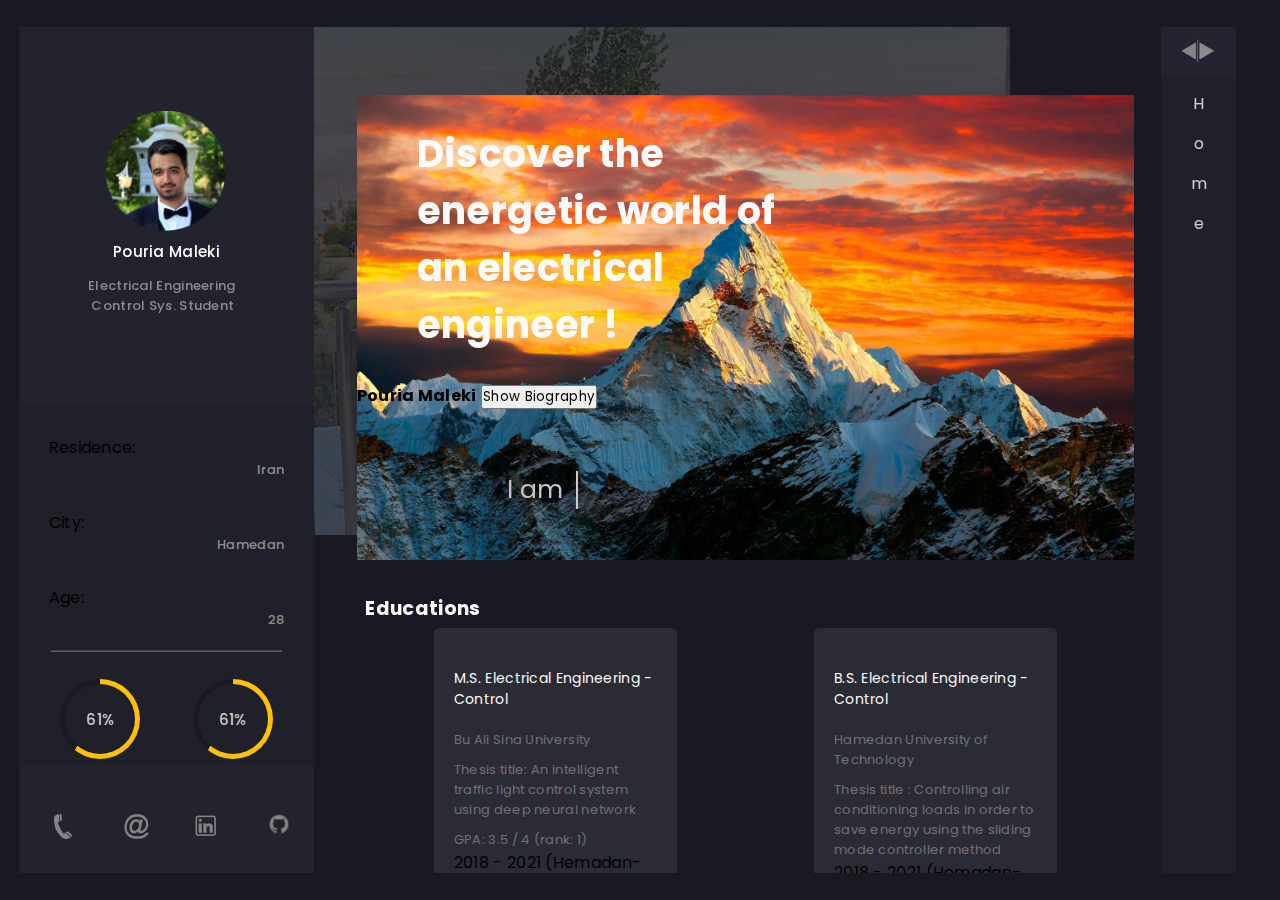
<file: index.html>
<!DOCTYPE html>
<html lang="en">

<head>
    <meta charset="UTF-8">
    <meta name="viewport" content="width=device-width, initial-scale=1.0">
    <meta name="description" content="engineer pouria maleki biography as personal cv website">
    <meta name="keywords" content="pouria, maleki, pouria maleki, CV, cv, پوریا ملکی, سایت پوریا ملکی, وبسایت شخصی پوریا ملکی, رزومه پوریا ملکی">
    <meta name="author" content="Abbas Bayat">
    <meta property="og:title" content="Pouria Maleki - personal website">
    <meta property="og:description" content="Discover the energetic world of an electrical engineer !">
    <meta property="og:type" content="website">
    <meta property="og:url" content="https://pouriamaleki.com/">
    <meta property="og:image" content="https://pouriamaleki.com/images/1.png">
    <title>Pouria Maleki - Personal website</title>
    <link rel="icon" type="image/x-icon" href="images/p.png">
    <link rel="stylesheet" href="cv.css">
</head>

<body>
    <header>
        <div class="blankArea"></div><!-- to focus on head pic -->
        <img src="images/2.png" class="headImage" alt="pouria maleki photo">
    </header>
    <main>
        <article class="leftSide">
            <header>
                <img src="images/1.png" class="profileImage clickable" alt="profile Photo">
                <img src="images/magnifier.png" class="magnifier clickable" alt="magnifier">
                <strong>Pouria Maleki</strong>
                <pre>
                        Electrical Engineering 
                         Control Sys. Student
                    </pre>
            </header>
            <main class="mainInMain">
                <section>
                    <ul>
                        <li>
                            <p>Residence:</p>
                            <span>Iran</span>
                        </li>
                        <br>
                        <br>
                        <li>
                            <p>City:</p>
                            <span>Hamedan</span>
                        </li>
                        <br>
                        <br>
                        <li>
                            <p>Age:</p>
                            <span>28</span>
                        </li>
                    </ul>
                    <hr class="firstHr"><br>
                </section>
                <section class="languages">
                    <!-- progress circle is here -->
                    <div class="container">
                        <div class="progressOne">
                            <span class="progressValue pOne">0%</span>
                            <div class="title">Persian</div>
                        </div>
                        <div class="progressTwo">
                            <span class="progressValue pTwo">0%</span>
                            <div class="title">English</div>
                        </div>
                    </div>
                    <hr class="secondHr"> <br>
                </section>
                <section class="abilities">
                    <!-- progress bars are here -->
                    <span class="title">Python</span>
                    <span class="percent">50 %</span>
                    <div class="python progressBar"></div>
                    <span class="title">Deep Learning</span>
                    <span class="percent">90 %</span>
                    <div class="deep progressBar"></div>
                    <span class="title">Matlab And Simulink</span>
                    <span class="percent">50 %</span>
                    <div class="matlab progressBar"></div>
                    <span class="title">Adobe Photoshop</span>
                    <span class="percent">50 %</span>
                    <div class="photoshop progressBar"></div>
                    <span class="title">Arduino</span>
                    <span class="percent">50 %</span>
                    <div class="arduino progressBar"></div>
                    <span class="title">Raspberry Pi</span>
                    <span class="percent">100 %</span>
                    <div class="raspberry progressBar"></div>
                    <span class="title">Siemens</span>
                    <span class="percent">100 %</span>
                    <div class="siemens progressBar"></div>
                    <hr class="thirdHr">
                </section>
                <section>
                    <div class="ticks">
                        <!-- additional abilities are here -->
                        <img src="images/tick.png" alt="tick">
                        <p>Pytorch, Keras, Numpy, MatplotLib, Pandas</p>
                        <br><br>
                        <img src="images/tick.png" alt="tick">
                        <p>Object Detecting, Image Processing</p>
                        <br><br>
                        <img src="images/tick.png" alt="tick">
                        <p>NI Multisim : Circuit Design</p>
                        <br><br>
                        <img src="images/tick.png" alt="tick">
                        <p>AutoCAD</p>
                        <br><br>
                        <img src="images/tick.png" alt="tick">
                        <p>Simatic S7 PLC 300/400</p>
                    </div>
                </section>
            </main>
            <footer>
                <!-- contacts and social medias -->
                <a href="tel:+989034035225"><img src="images/phone.png" alt="phone number" title="+989034035225"></a>
                <a href="mailto:p.maleki.1994@gmail.com"><img src="images/@.png" alt="E-mail"
                        title="mailto:p.maleki.1994@gmail.com"></a>
                <a href="https://www.linkedin.com/in/pouria-maleki/"><img src="images/linkedIn.png" alt="linkedIn"
                        title="pouria-maleki"></a>
                <a href="https://github.com/pouria-maleki"><img src="images/github.png" alt="github"
                        title="pouria-maleki"></a>
            </footer>
        </article>
        <article class="middleSide">
            <header>
                <div class="sleep"></div> <!-- to make contents invisible for a second -->
                <!-- backgrounds -->
                <img src="images/bacc.jpg" alt="mountain">
                <div class="middleShadow"></div>
            </header>
            <main>
                <!-- middle headers -->
                <article class="mainTexts">
                    <h1>Discover the energetic world of an electrical engineer !</h1>
                    <strong>Pouria Maleki</strong>
                    <button class="biography">Show Biography</button>
                    <div class="mobileShadow"></div>
                    <p>I am <span class="type"></span><span class="cursor">&nbsp;</span></p>
                </article>
            </main>
            <footer>
                <!-- main contents (same classes for same styles) -->
                <h2>Educations</h2>
                <article class="educations ed">
                    <br>
                    <section>
                        <h3 class="title">M.S. Electrical Engineering - Control</h2>
                            <p>Bu Ali Sina University</p>
                            <p>Thesis title: An intelligent traffic light control system using deep neural network</p>
                            <p>GPA: 3.5 / 4 (rank: 1)</p>
                            <span class="when">2018 - 2021 (Hemadan-Iran)</span>
                    </section>
                    <section>
                        <h3 class="title">B.S. Electrical Engineering - Control</h2>
                            <p>Hamedan University of Technology</p>
                            <p>Thesis title : Controlling air conditioning loads in order to save energy using the
                                sliding mode controller method</p>
                            <span class="when">2018 - 2021 (Hemadan-Iran)</span>
                    </section>
                </article>
                <br><br>
                <h2>Interests</h2>
                <article class="interests int">
                    <p>work in a Student Assistant position in Control Engineering and Artificial intelligence, To
                        engage in advanced research and teaching programs of a top-ranking university.
                        <br><span>(Specific Areas Of Interest Include : Machine Learning , Deep Learning , Reinforcement
                            Learning)</span></p>
                </article>
                <br><br>
                <h2>Experiences</h2>
                <article class="experience ex">
                    <section>
                        <p>Teach Electronics for High Schoolers, and I’ve been teaching various courses as a formally
                            recruited instructor for The Ministry of Education of Iran
                        </p>
                        <ul>
                            <li>electricity and magnetism</li>
                            <li>Electrical circuits</li>
                            <li>Analysis and design of circuits
                            </li>
                            <li>Introduction to PCB design
                            </li>
                            <li>AutoCAD for electric field
                            </li>
                            <li>BAS installation and configuration</li>
                        </ul>
                        <span class="when">09/2018 - present (Hamedan, Iren)</span>
                    </section>
                    <section>
                        <p>Design and implementation of audio processor for intelligent domestic production cars.
                            <br><span>(Islamic Azad University)</span></p>
                        <span class="when">12/2019 (Hamedan, Iran)</span>
                    </section>
                    <section>
                        <p>Academic Teaching MATLAB & Simulink. <br><span>Technical and Vocational Training Organization
                                HUT</span></p>
                        <span class="when">2017</span>
                    </section>
                    <section>
                        <p>Training - SIMATIC S7-300 with SIMATIC Manager (Basic Course). <br><span>Technical and
                                Vocational Training Organization HUT(Hamedan University of Technology)</span></p>
                        <span class="when">01/2016</span>
                    </section>
                    <section>
                        <p>A Hands-On Internet of Things workshop with Arduino. <br><span>(Computer Engineering
                                Scientific Association of Hamedan University of Technology)</span></p>
                        <span class="when">2015 (Hamedan, Iran)</span>
                    </section>
                    <section>
                        <p>Electrical Panel Builder and Transformer Repair. <br><span>(Iran Transfo Co)</span></p>
                        <span class="when">2013 (Hamedan, Iran)</span>
                    </section>
                </article>
                <br><br>
                <h2>Publications</h2>
                <article class="publication pu">
                    <section>
                        <p>Iranian Vehicle images dataset for object detection algorithm. <br><span>journal of Signal,
                                Image and Video Processing (under review)</span></p>
                    </section>
                    <section>
                        <p>TVD Vehicle Dataset: A new benchmark for object detection. <br><span>Multimedia Tools and
                                Applications (under review)</span></p>
                    </section>
                </article>
                <br><br>
                <h2>Projects</h2>
                <article class="experience pr">
                    <section>
                        <p>An intelligent traffic light control system using deep neural network.</p>
                        <span class="when">05/2021</span>
                    </section>
                    <section>
                        <p>Monitoring design of temperature, humidity and harmful gases in greenhouse with
                            microcontroller. <br><span>(Employer : Karaj Greenhouse Company)</span></p>
                        <span class="when">06/2019</span>
                    </section>
                    <section>
                        <p>Controlling air conditioning loads in order to save energy using the sliding mode controller
                            method. <br><span>(Thesis submitted for Bachelor of Science in Electrical Engineering-
                                Control)</span></p>
                        <span class="when">08/2018</span>
                    </section>
                    <section>
                        <p>Management of the design team and implementation of the internship selection site for
                            undergraduate engineering students of Hamedan University of Technology (HUT).
                            <br><span>(Employer: Hamedan University of Technology (HUT))</span>
                        </p>
                        <span class="when">09/2016</span>
                    </section>
                </article>
                <br><br>
                <h2>Organizations</h2>
                <article class="experience or">
                    <section>
                        <p>Helping to organize the National Engineer's Day at Hamadan University of Technology, which is
                            celebrated in Iran on February 24. <br><span>(Arranging the time of the speakers, and
                                helping to design the festival posters)</span></p>
                        <span class="when">02/2017 (Hamedan, Iran)</span>
                    </section>
                </article>
                <br><br>
                <!-- email box -->
                <h2>Contact Me</h2>
                <article class="mailToMe">
                    <a href="https://formsubmit.co/el/gofije" target="_blank"> <button>send me an E-mail</button></a>
                </article>
                <br><br><br>
                <div class="blank"></div> <!-- to focus on right navigation -->
            </footer>
        </article>
        <article class="rightSide">
            <header>
                <img src="images/menu.png" alt="open menu" class="openButton">
                <p class="rightSideInfo">H<br>o<br>m<br>e</p> <!-- write words under its prior word -->
            </header>
            <main>
                <ul>
                    <li class="allLink">All</li>
                    <li class="educationsLink">Educations</li>
                    <li class="interestsLink">Interests</li>
                    <li class="experiencesLink">Experiences</li>
                    <li class="publicationsLink">Publications</li>
                    <li class="projectsLink">Projects</li>
                    <li class="organizationsLink">Organizations</li>
                    <li class="mailToMeLink">E-mail</li>
                </ul>
            </main>
            <footer>
                <!-- author contact informations -->
                <article class="author">
                    <p>© 2023 All Rights Reserved</p><br>
                    <p>Created By: <a href="https://www.linkedin.com/in/abbasbayat/" target="_blank">ABBAS BAYAT</a></p>
                </article>
            </footer>
        </article>
    </main>
    <footer>
        <!-- this page have no footers -->
    </footer>

    <script src="cv.js"></script>
</body>

</html>
</file>
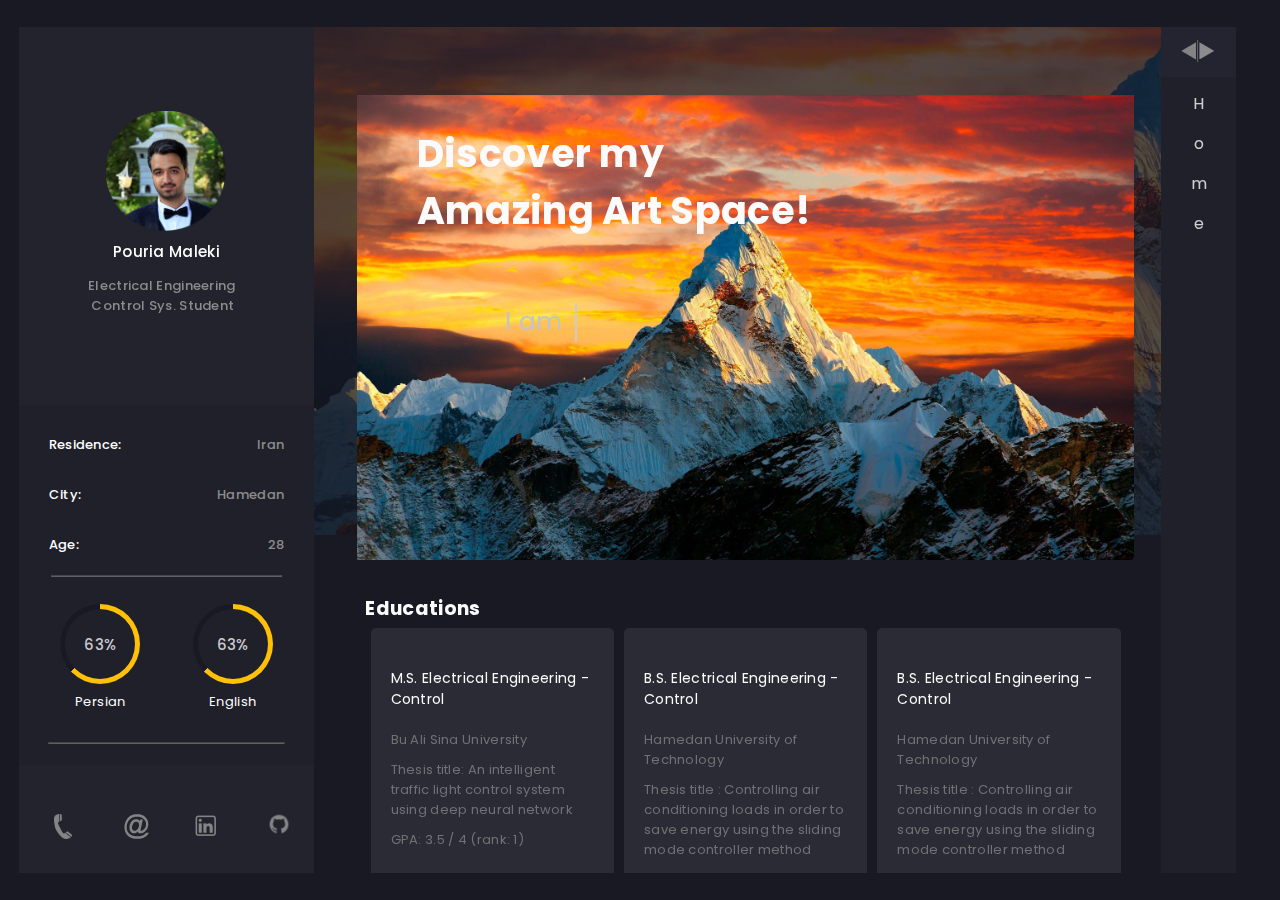
<file: cv.html>
<!DOCTYPE html>
<html lang="en">
    <head>
        <meta charset="UTF-8">
        <meta name="viewport" content="width=device-width, initial-scale=1.0">
        <meta name="description" content="pouria maleki personal website">
        <meta name="keywords" content="pouria, maleki, pouria maleki, CV, cv">
        <meta name="author" content="Abbas Bayat">
        <title>Pouria Maleki - Personal website</title>
        <link rel="icon" type="image/x-icon" href="images/p.png">
        <link rel="stylesheet" href="cv.css">
    </head>
    <body>
        <header>
            <div class="blankArea"></div><!-- to focus on head pic -->
            <img src="images/1.png" class="headImage" alt="pouria maleki photo">
        </header>
        <main>
            <article class="leftSide">
                <header>
                    <img src="images/1.png" class="profileImage clickable" alt="profile Photo">
                    <img src="images/magnifier.png" class="magnifier clickable" alt="magnifier">
                    <strong>Pouria Maleki</strong>
                    <pre>
                        Electrical Engineering 
                         Control Sys. Student
                    </pre>
                </header>
                <main class="mainInMain">
                    <section>
                        <ul>
                            <li>
                                <h6>Residence:</h6>
                                <span>Iran</span>
                            </li>
                            <br>
                            <br>
                            <li>
                                <h6>City:</h6>
                                <span>Hamedan</span>
                            </li>
                            <br>
                            <br>
                            <li>
                                <h6>Age:</h6>
                                <span>28</span>
                            </li>
                        </ul>
                        <hr class="firstHr"><br>
                    </section>
                    <section class="languages">
                        <!-- progress circule is here -->
                        <div class="container">
                            <div class="progressOne">
                                <span class="progressValue pOne">0%</span>
                                <div class="title">Persian</div>
                            </div>
                            <div class="progressTwo">
                                <span class="progressValue pTwo">0%</span>
                                <div class="title">English</div>
                            </div>
                        </div>
                        <hr class="secondHr"> <br>
                    </section>
                    <section class="abilities">
                        <!-- progress bars are here -->
                        <span class="title">Python</span>
                        <span class="percent">50 %</span>
                        <div class="python progressBar"></div>
                        <span class="title">Deep Learning</span>
                        <span class="percent">90 %</span>
                        <div class="deep progressBar"></div>
                        <span class="title">Matlab And Simulink</span>
                        <span class="percent">50 %</span>
                        <div class="matlab progressBar"></div>
                        <span class="title">Adobe Photoshop</span>
                        <span class="percent">50 %</span>
                        <div class="photoshop progressBar"></div>
                        <span class="title">Arduino</span>
                        <span class="percent">50 %</span>
                        <div class="arduino progressBar"></div>
                        <span class="title">Raspberry Pi</span>
                        <span class="percent">100 %</span>
                        <div class="raspberry progressBar"></div>
                        <span class="title">Siemens</span>
                        <span class="percent">100 %</span>
                        <div class="siemens progressBar"></div>
                        <hr class="thirdHr">
                    </section>
                    <section>
                        <div class="ticks">
                            <!-- additional abilities are here -->
                            <img src="images/tick.png" alt="tick">
                            <p>Pytorch, Keras, Numpy, MatplotLib, Pandas</p>
                            <br><br>
                            <img src="images/tick.png" alt="tick">
                            <p>Object Detecting, Image Processing</p>
                            <br><br>
                            <img src="images/tick.png" alt="tick">
                            <p>NI Multisim : Circuit Design</p>
                            <br><br>
                            <img src="images/tick.png" alt="tick">
                            <p>AutoCAD</p>
                            <br><br>
                            <img src="images/tick.png" alt="tick">
                            <p>Simatic S7 PLC 300/400</p>
                        </div>
                    </section>
                </main>
                <footer>
                    <!-- contacts and social medias -->
                    <a href="tel:+989034035225"><img src="images/phone.png" alt="phone number" title="+989034035225"></a>
                    <a href="mailto:p.maleki.1994@gmail.com"><img src="images/@.png" alt="E-mail" title="mailto:p.maleki.1994@gmail.com"></a>
                    <a href="https://www.linkedin.com/in/pouria-maleki/"><img src="images/linkedIn.png" alt="linkedIn" title="pouria-maleki"></a>
                    <a href="https://github.com/pouria-maleki"><img src="images/github.png" alt="github" title="pouria-maleki"></a>
                </footer>
            </article>
            <article class="middleSide">
                <header>
                    <div class="sleep"></div> <!-- to make contents invisible for a second -->
                    <!-- backgrounds -->
                    <img src="images/mountain1.jpg" alt="mountain">
                    <div class="middleShadow"></div>
                </header>
                <main>
                    <!-- middle headers -->
                    <article class="mainTexts">
                        <h1>Discover my Amazing Art Space!</h1>
                        <pre>Pouria                     Maleki</pre>
                        <p>I am <span class="type"></span><span class="cursor">&nbsp;</span></p>
                    </article>
                </main>
                <footer>
                    <!-- main contents (same classes for same styles) -->
                    <h2>Educations</h2>
                    <article class="educations ed">
                        <br>
                        <section>
                            <h3 class="title">M.S. Electrical Engineering - Control</h2>
                            <p>Bu Ali Sina University</p>
                            <p>Thesis title: An intelligent traffic light control system using deep neural  network</p>
                            <p>GPA: 3.5 / 4 (rank: 1)</p>
                            <h6>2018 - 2021 (Hemadan-Iran)</h6>
                        </section>
                        <section>
                            <h3 class="title">B.S. Electrical Engineering - Control</h2>
                            <p>Hamedan University of Technology</p>
                            <p>Thesis title : Controlling air conditioning loads in order to save energy using the sliding mode controller method</p>
                            <h6>2018 - 2021 (Hemadan-Iran)</h6>
                        </section>
                        <section>
                            <h3 class="title">B.S. Electrical Engineering - Control</h2>
                            <p>Hamedan University of Technology</p>
                            <p>Thesis title : Controlling air conditioning loads in order to save energy using the sliding mode controller method</p>
                            <h6>2018 - 2021 (Hemadan-Iran)</h6>
                        </section>
                    </article>
                    <br><br>
                    <h2>Interests</h2>
                    <article class="interests int">
                        <p>work in a Student Assistant position in Control Engineering and Artificial intelligence, To engage in advanced research and teaching programs of a top-ranking university. <br><span>(Specific Areas Of Interest Include : Machine Learning , Deep Learning , Reinforcement Learning)</span></p>
                    </article>
                    <br><br>
                    <h2>Experiences</h2>
                    <article class="experience ex">
                        <section>
                            <p>Teach Electronics for High Schoolers, and I’ve been teaching various courses as a formally recruited instructor for The Ministry of Education of Iran 
                            </p>
                            <ul>
                                <li>electricity and magnetism</li>
                                <li>Electrical circuits</li>
                                <li>Analysis and design of circuits
                                </li>
                                <li>Introduction to PCB design
                                </li>
                                <li>AutoCAD for electric field
                                </li>
                                <li>BAS installation and configuration</li>
                            </ul>
                            <h6>09/2018 - present (Hamedan, Iren)</h6>
                        </section>
                        <section>
                            <p>Design and implementation of audio processor for intelligent domestic production cars. <br><span>(Islamic Azad University)</span></p>
                            <h6>12/2019 (Hamedan, Iran)</h6>
                        </section>
                        <section>
                            <p>Academic Teaching MATLAB & Simulink. <br><span>Technical and Vocational Training Organization HUT</span></p>
                            <h6>2017</h6>
                        </section>
                        <section>
                            <p>Training - SIMATIC S7-300 with SIMATIC Manager (Basic Course). <br><span>Technical and Vocational Training Organization HUT(Hamedan University of Technology)</span></p>
                            <h6>01/2016</h6>
                        </section>
                        <section>
                            <p>A Hands-On Internet of Things workshop with Arduino. <br><span>(Computer Engineering Scientific Association of Hamedan University of Technology)</span></p>
                            <h6>2015 (Hamedan, Iran)</h6>
                        </section>
                        <section>
                            <p>Electrical Panel Builder and Transformer Repair. <br><span>(Iran Transfo Co)</span></p>
                            <h6>2013 (Hamedan, Iran)</h6>
                        </section>
                    </article>
                    <br><br>
                    <h2>Publications</h2>
                    <article class="publication pu">
                        <section>
                            <p>Iranian Vehicle images dataset for object detection algorithm. <br><span>journal of Signal, Image and Video Processing (under review)</span></p>
                        </section>
                        <section>
                            <p>TVD Vehicle Dataset: A new benchmark for object detection. <br><span>Multimedia Tools and Applications (under review)</span></p>
                        </section>
                    </article>
                    <br><br>
                    <h2>Projects</h2>
                    <article class="experience pr">
                        <section>
                            <p>An intelligent traffic light control system using deep neural network.</p>
                            <h6>05/2021</h6>
                        </section>
                        <section>
                            <p>Monitoring design of temperature, humidity and harmful gases in greenhouse with microcontroller. <br><span>(Employer : Karaj Greenhouse Company)</span></p>
                            <h6>06/2019</h6>
                        </section>
                        <section>
                            <p>Controlling air conditioning loads in order to save energy using the sliding mode controller method. <br><span>(Thesis submitted for Bachelor of Science in Electrical Engineering- Control)</span></p>
                            <h6>08/2018</h6>
                        </section>
                        <section>
                            <p>Management of the design team and implementation of the internship selection site for undergraduate engineering students of Hamedan University of Technology (HUT). <br><span>(Employer: Hamedan University of Technology (HUT))</span>
                            </p>
                            <h6>09/2016</h6>
                        </section>
                    </article>
                    <br><br>
                    <h2>Organizations</h2>
                    <article class="experience or">
                        <section>
                            <p>Helping to organize the National Engineer's Day at Hamadan University of Technology, which is celebrated in Iran on February 24. <br><span>(Arranging the time of the speakers, and helping to design the festival posters)</span></p>
                            <h6>02/2017 (Hamedan, Iran)</h6>
                        </section>
                    </article>
                    <br><br>
                    <!-- email box -->
                    <h2>Contact Me</h2>
                    <article class="mailToMe">
                        <a href="" target="_blank"> <button>send me an E-mail</button></a>
                    </article>
                    <br><br><br>
                    <div class="blank"></div> <!-- to focus on right navigation -->
                </footer>
            </article>
            <article class="rightSide">
                <header>
                    <img src="images/menu.png" alt="open menu" class="openButton">
                    <p class="rightSideInfo">H<br>o<br>m<br>e</p> <!-- write words under its prior word -->
                </header>
                <main>
                    <ul>
                        <li class="allLink">All</li>
                        <li class="educationsLink">Educations</li>
                        <li class="interestsLink">Interests</li>
                        <li class="experiencesLink">Experiences</li>
                        <li class="publicationsLink">Publications</li>
                        <li class="projectsLink">Projects</li>
                        <li class="organizationsLink">Organizations</li>
                        <li class="mailToMeLink">E-mail</li>
                    </ul>
                </main>
                <footer>
                    <!-- author contact informations -->
                    <article class="author">
                        <p>© 2023 All Rights Reserved</p><br>
                        <p>E-mail: <a href="mailto:abbas0bayat@gmail.com">abbas0bayat@gmail.com</a></p>
                    </article>
                </footer>
            </article>
        </main>
        <footer>
            <!-- this page have no footers -->
        </footer>

        <script src="cv.js"></script>
    </body>
</html>
</file>
<file: cv.css>
@import url('https://fonts.googleapis.com/css2?family=Poppins:wght@500&display=swap');

* {
    padding: 0;
    margin: 0;
    box-sizing: border-box;
    scroll-behavior: smooth;
    font-family: "Poppins", sans-serif;
    letter-spacing: .3px;
}

/* just for background and bring all elements to center */
body {
    display: flex;
    justify-content: center;
    align-items: center;
    background-color: #191923;
}

/* better focus on pic */
.blankArea {
    width: 100%;
    height: 100%;
    position: fixed;
    top: 0;
    left: 0;
    z-index: 0;
    opacity: 0;
    background-color: rgba(0, 0, 0, 0.6);
    transition: all 1s;
}

.blankArea.show {
    opacity: 1;
    z-index: 5;
}

.headImage {
    position: fixed;
    top: 8%;
    left: 50%;
    transform: translateX(-50%);
    z-index: 0;
    opacity: 0;
    transition: all 1s;
}

.headImage.show {
    z-index: 5;
    opacity: 1;
}

/* it is the left side content */
main {
    position: fixed;
    top: 3%;
    bottom: 3%;
    width: 97%;
    height: 94%;
    overflow: hidden;
}

/* left side sterts */

.leftSide {
    background-color: #23232e;
    width: 23%;
    height: inherit;
    position: fixed;
    z-index: 2;
    transition: all 2s;
}

.leftSide header {
    height: 40%;
    background-color: #23232e;
    display: flex;
    justify-content: center;
    align-items: center;
}

.leftSide header img:first-child {
    margin-bottom: 100px;
    margin-top: 50px;
    width: 120px;
}

.leftSide header .magnifier {
    width: 40px;
    position: fixed;
    top: 13%;
    opacity: 0;
    transition: all .5s;
}

.leftSide header .magnifier.show {
    opacity: .8;
    cursor: pointer;
}

.leftSide header strong {
    font-weight: 450;
    font-size: 15px;
    position: absolute;
    margin-top: 110px;
    color: white;
    transition: all .5s;
    cursor: default;
}

.leftSide header strong:hover {
    color: #ffc107;
}

/* name description styles */
.leftSide header pre {
    position: absolute;
    font-weight: 500;
    font-size: 13px;
    color: rgb(140, 140, 142);
    margin-top: 220px;
    margin-left: -85px;
}

.leftSide main {
    width: inherit;
    height: 40%;
    position: fixed;
    top: 45%;
    background-color: #20202a;
    overflow: scroll;
}

.leftSide main::-webkit-scrollbar {
    display: none;
}

.leftSide main section {
    padding: 30px 10%;
}

ul {
    list-style-type: none;
}

li h6 {
    font-weight: 500;
    font-size: 13px;
    color: white;
    float: left;

}

li span {
    font-weight: 500;
    font-size: 13px;
    color: rgb(140, 140, 142);
    float: right;
}

main section .firstHr {
    margin-top: 40px;
    width: 98%;
    margin: 40px auto;
    opacity: .3;
    color: rgb(140, 140, 142);
}

main .languages {
    position: relative;
}

main section .container {
    width: 90%;
    position: absolute;
    top: -80%;
    left: 5%;
    display: flex;
    justify-content: space-around;
}

section .container .progressOne,
section .container .progressTwo {
    position: relative;
    font-size: 15px;
    font-weight: 400;
    display: flex;
    justify-content: center;
    align-items: center;
    width: 80px;
    height: 80px;
    background: conic-gradient(#fed03c 3.6deg, #191923 0deg);
    border-radius: 50%;
} 

section .container .progressOne::before,
section .container .progressTwo::before {
    content: "";
    position: absolute;
    left: 50%;
    transform: translateX(-50%);
    width: 70px;
    height: 70px;
    background-color: #20202a;
    border-radius: 50%;
}

div span {
    position: relative;
    color: rgb(202, 202, 206);
    font-weight: 500;
    letter-spacing: .3px;
}

div .title {
    color: white;
    position: absolute;
    top: 110%;
    font-size: 13px;
}

.secondHr {
    position: absolute;
    left: 50%;
    transform: translateX(-50%);
    margin-top: 40px;
    width: 80%;
    opacity: .3;
    color: rgb(140, 140, 142);
}

.abilities {
    font-size: 13px;
    font-weight: 400;
    margin-top: 20px;
}

.abilities .title {
    position: absolute;
    left: 12%;
    color: #c4c4c7;
    margin-top: -25px;
}

.abilities .percent {
    position: absolute;
    right: 12%;
    color: #848487;
    margin-top: -25px;
}

.abilities .progressBar {
    width: 94%;
    height: 5px;
    background-color: #191923;
    border-radius: 5px;
    margin: 0 auto 55px auto;
}

.abilities .python::after,
.abilities .matlab::after,
.abilities .photoshop::after,
.abilities .arduino::after {
    content: "";
    width: 0;
    height: 5px;
    border-radius: 5px;
    position: absolute;
    background-color: #fed03c;
    transition: all 1s .5s;
}

.abilities .python.show::after,
.abilities .matlab.show::after,
.abilities .photoshop.show::after,
.abilities .arduino.show::after {
    width: 37%;
}

.abilities .deep::after {
    content: "";
    width: 0;
    height: 5px;
    border-radius: 5px;
    position: absolute;
    background-color: #fed03c;
    transition: all 1s .5s;
}

.abilities .deep.show::after {
    width: 66.6%;
}

.abilities .raspberry::after,
.abilities .siemens::after {
    content: "";
    width: 0;
    height: 5px;
    border-radius: 5px;
    position: absolute;
    background-color: #fed03c;
    transition: all 1s .5s;
}

.abilities .raspberry.show::after,
.abilities .siemens.show::after {
    width: 74%;
}

.thirdHr {  
    position: absolute;
    left: 50%;
    transform: translateX(-50%);
    width: 80%;
    margin-top: -10px;
    opacity: .3;
    color: rgb(140, 140, 142);
}

section .ticks {
    margin-top: -5%;
    position: absolute;
    left: 12%;
}

section .ticks img {
    width: 10px;
    margin-bottom: 42px;
}

section .ticks p {
    color: #848486;
    font-size: 13px;
    margin-top: -22%;
    margin-left: 8%;
}

.leftSide footer {
    background-color: #23232e;
    width: inherit;
    height: 15%;
    width: 95%;
    display: flex;
    justify-content: space-around;
}

.leftSide footer a img {
    width: 25px;
    height: 25px;
    position: absolute;
    bottom: 4%;
}


footer a img[alt="phone number"] {
    width: 18px;
}

footer a img[alt="github"] {
    width: 30px;
    height: 30px;
}

.openSide {
    width: 0;
    height: 0;
    opacity: 0;
}

/* middle side starts */

.middleSide {
    position: fixed;
    left: 24.5%;
    width: 67.5%;
    height: 94%;
    overflow: scroll;
    scroll-behavior: smooth;
}

.middleSide::-webkit-scrollbar {
    display: none;
}

.sleep {
    position: absolute;
    top: 380px;
    left: 0;
    width: 100%;
    height: 100%;
    border-radius: 50px 50px 0 0;
    background-color: #1c1c27;
    z-index: -1;
    opacity: 0;
    transition: all 1s;
}

.sleep.show {
    z-index: 1;
    opacity: 1;
}

.middleSide header img {
    position: absolute;
    width: inherit;
    height: 60%;
    opacity: .25;
}

.middleShadow {
    position: absolute;
    width: inherit;
    height: 94%;
    background-image: linear-gradient(to bottom,  rgba(30, 30, 40, .4),  rgba(30, 30, 40, 1));
}

.middleSide main {
    position: relative;
    top: 8%;
    width: 90%;
    margin: auto;
    height: 55%;
    background-image: url(images/mountain.jpg);
    background-size: cover;
    background-position: center;
    transition: all 2s;
}

.middleSide main .mainTexts {
    position: absolute;
}

main .mainTexts h1 {
    width: 52%;
    font-size: 38px;
    margin: 30px 60px;
    color: #fbfbfb;
}

.mainTexts pre {
    display: none;
}

main .mainTexts p {
    position: absolute;
    top: 120%;
    left: 0;
    color: #c4c4c7;
    font-size: 25px;
    width: 40%;
    text-align: center;
    margin-left: 30px;
}

.mainTexts p .type {
    color: #fbfbfb;
}

.mainTexts p span.cursor {
    display: inline-block;
    background-color: #ccc;
    margin-left: 5px;
    width: 2px;
}

.middleSide footer {
    position: relative;
    top: 12%;
    margin: auto;
    width: 88%;
    overflow: hidden;
}

.middleSide footer .educations {
    padding: 20px 0;
    display: flex;
    flex-wrap: wrap;
}

footer h2 {
    font-size: 19px;
    color: #fbfbfb;
}

footer h2:first-child {
    margin-bottom: -25px;
}

.educations section {
    position: relative;
    width: 32%;
    height: 300px;
    padding: 40px 20px;
    border-radius: 5px;
    margin: 10px auto;
    background-color: #2b2b36;
}

.educations section h3 {
    font-size: 14px;
    font-weight: 400;
    color: #fbfbfb;
    margin-bottom: 20px;
}

.educations section p {
    font-size: 13px;
    color: #717175;
    margin-top: 10px;
}

.educations section h6 {
    font-size: 12px;
    color: #fed03c;
    position: absolute;
    bottom: 20px;
}

.interests p {
    font-size: 13px;
    color: #fbfbfb;
    width: 98%;
    background-color: #2b2b36;
    margin: 10px auto;
    border-radius: 5px;
    padding: 40px 20px;
}

article p span {
    color: #717175;
}

.experience section {
    font-size: 13px;
    color: #fbfbfb;
    width: 98%;
    border-radius: 5px;
    background-color: #2b2b36;
    margin: 10px auto;
    border-radius: 5px;
    padding: 40px 20px;
    position: relative;
}

.experience section ul {
    padding: 10px 20px 20px;
}

.experience section ul li {
    color: #717175;
}

.experience section h6 {
    font-size: 12px;
    color: #fed03c;
    position: absolute;
    bottom: 20px;
}

.experience section p span {
    color: #717175;
}

.experience section p {
    margin-bottom: 30px;
}

.publication section {
    font-size: 13px;
    color: #fbfbfb;
    width: 98%;
    border-radius: 5px;
    background-color: #2b2b36;
    margin: 10px auto;
    border-radius: 5px;
    padding: 40px 20px;
    position: relative;

}

.publication section p span {
    color: #717175;
}

.mailToMe {
    position: relative;
    left: 0;
    display: flex;
    justify-content: center;
    align-items: center;
    width: 98%;
    margin: 10px auto;
    border-radius: 5px;
    background-color: #2b2b36;
    padding: 40px 50px;
}

.mailToMe a {
    width: 200px;
    height: 50px;
    text-decoration: none;
}

.mailToMe a button {
    position: absolute;
    left: 50%;
    transform: translateX(-50%);
    border-radius: 5px;
    font-size: 15px;
    border: none;
    outline: none;
    background-color: #191923;
    color: #ffc107;
    width: 40%;
    height: 40%;
    transition: all .5s;
}

.mailToMe a button:hover {
    background-color: #ffc107;
    color: #191923;
    font-size: 17px;
}

/* right side starts */

.rightSide {
    position: relative;
    left: 92%;
    width: 6%;
    height: 100%;
    background-color: #20202a;
    text-align: center;
    transition: all 1s;
}

.blank {
    width: 100%;
    height: 100%;
    position: fixed;
    top: 0;
    left: 0;
    z-index: -2;
    opacity: 0;
    background-color: rgba(0, 0, 0, 0.6);
    transition: all 1s;
}

.blank.show {
    z-index: 1;
    opacity: 1;
}

.rightSide header .openButton {
    width: 100%;
    height: 10%;
    background-color: #242430;
    cursor: pointer;
    z-index: inherit;
    transition: all 1s;
}

.rightSide.show header .openButton {
    position: inherit;
    width: 50%;
}

.rightSide header .rightSideInfo {
    line-height: 40px;
    color: #fbfbfb;
    opacity: .8;
}

.rightSide.show header .rightSideInfo {
    display: none;
}

.rightSide.show {
    z-index: 1;
    position: relative;
    left: 78%;
    width: 20%;
}

.rightSide main {
    position: absolute;
    top: 14%;
}

.rightSide main ul li {
    color: #848487;
    padding-top: 30px;
    font-size: 15px;
    opacity: 0;
    z-index: -2;
    transition: all 1s;
}

.rightSide.show main ul li {
    opacity: 1;
    z-index: 1;
}

.rightSide.show main ul li:hover {
    color: #fed03c;
    cursor: pointer;
}

.rightSide footer .author {
    position: absolute;
    bottom: 0;
    left: 50%;
    transform: translateX(-50%);
    background-color: #2c2c37;
    width: 100%;
    height: 0;
    font-size: 14px;
    border-radius: 50px 50px 0 0;
    color: #717175;
    transition: all 1s 1s;
}

.rightSide.show footer .author {
    height: 65px;
}

.author p a {
    color: #c4c4c7;
    text-decoration: none;
}

@media screen and (max-width: 950px) {
    .leftSide {
        display: none;
    }
    .middleSide {
        position: fixed;
        left: 2%;
        right: 2%;
        width: 96%;
    }
    .middleSide main {
        background-image: url(images/mountain1.jpg);
    }
    .middleSide main .mainTexts h1 {
        display: none;
    }
    .middleSide  main  .mainTexts  pre {
        display: block;
        content: "Pouria Maleki";
        text-align: center;
        width: 86.5vw;
        margin-top: 150px;
        justify-content: center;
        font-size: 60px;
        color: #fbfbfb;
    }
    .middleSide main .mainTexts p {
        display: none;
    }
    .rightSide {
        display: none;
    }
}
</file>
